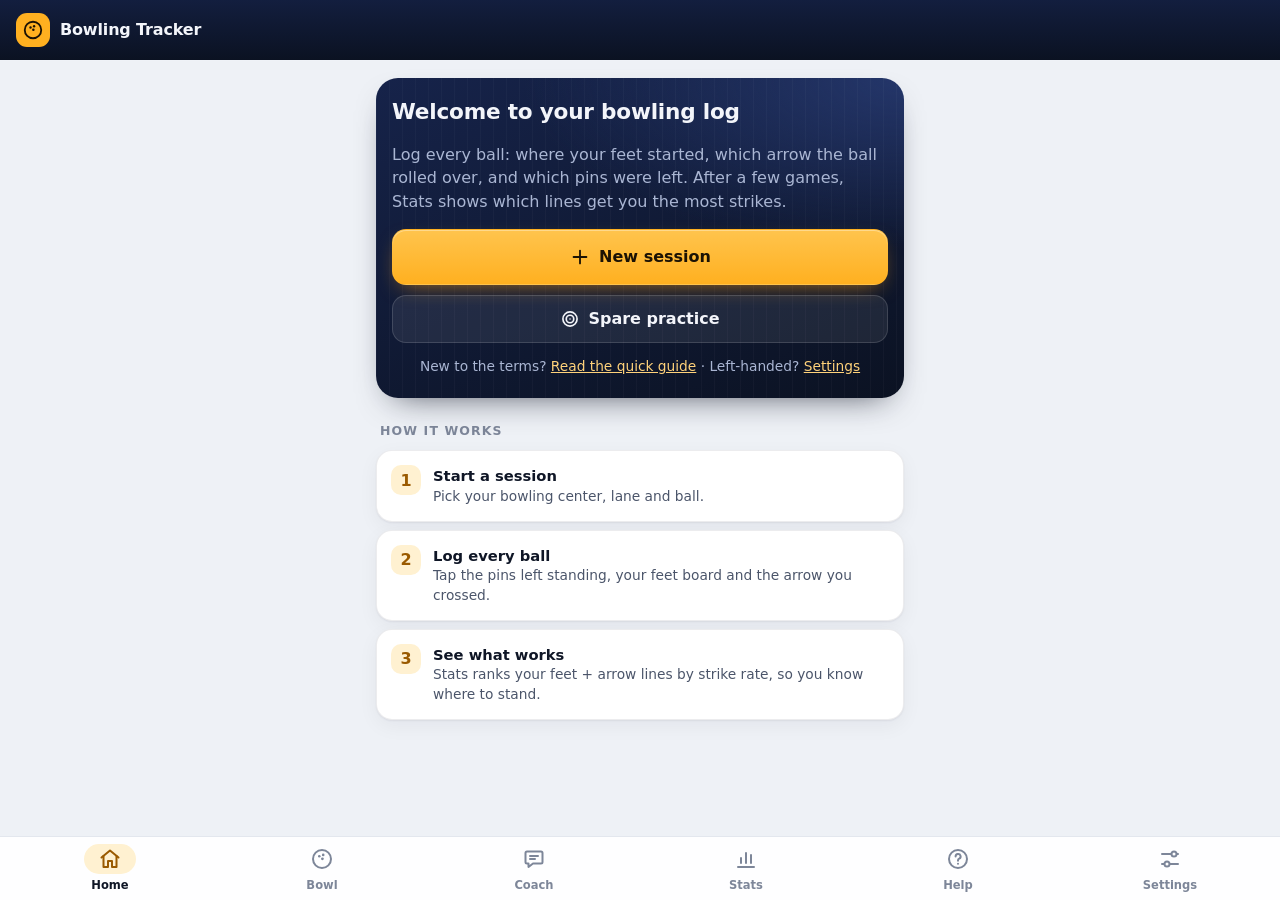
<file: index.html>
<!doctype html>
<html lang="en" data-skin="classic">
<head>
  <meta charset="utf-8">
  <meta name="viewport" content="width=device-width, initial-scale=1, viewport-fit=cover">
  <title>Bowling Tracker</title>
  <meta name="description" content="Track bowling scores, feet position, target arrow and more, ball by ball.">
  <meta name="theme-color" content="#0b1222">
  <link rel="manifest" href="manifest.webmanifest">
  <link rel="icon" href="icons/icon-192.png" type="image/png">
  <link rel="apple-touch-icon" href="icons/icon-192.png">
  <link rel="stylesheet" href="css/styles.css">
</head>
<body>
  <main id="view"></main>

  <nav class="tabbar" id="tabbar" aria-label="Main"></nav>

  <div id="toast">
    <span class="toast-msg" role="status" aria-live="polite"></span>
    <button type="button" class="toast-x" aria-label="Dismiss message">
      <svg viewBox="0 0 24 24" width="18" height="18" aria-hidden="true" fill="none" stroke="currentColor" stroke-width="2" stroke-linecap="round"><path d="M7 7l10 10M17 7 7 17"/></svg>
    </button>
  </div>
  <div id="flash" aria-hidden="true"></div>

  <dialog id="infoDialog">
    <h3></h3>
    <p></p>
    <button type="button" class="btn primary block" data-close>Got it</button>
  </dialog>

  <script type="module" src="js/app.js"></script>
</body>
</html>
</file>
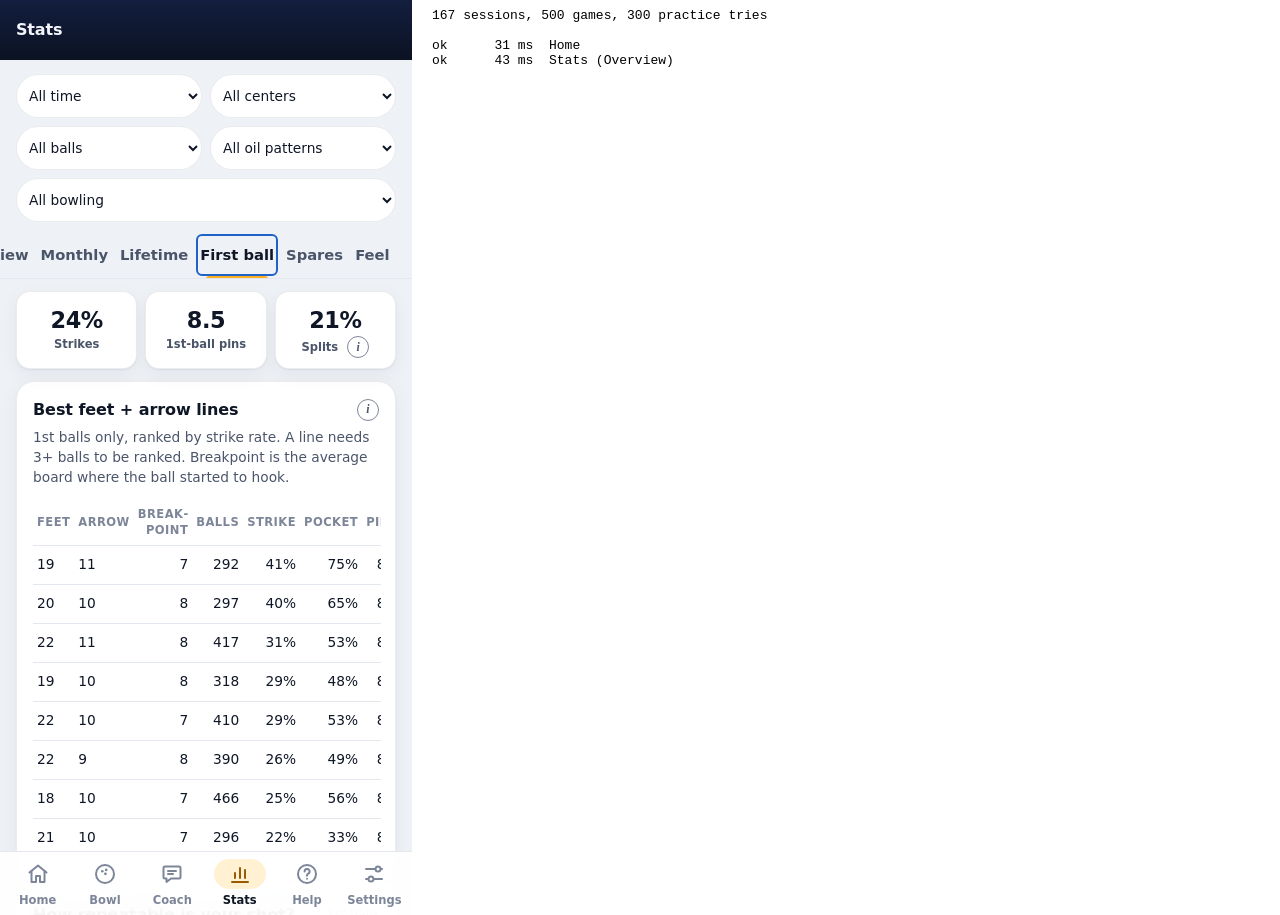
<file: tests/perf.html>
<!doctype html>
<html lang="en">
<head>
  <meta charset="utf-8">
  <title>Speed</title>
  <style>
    body { margin: 0; display: flex; gap: 12px; font: 13px monospace; }
    iframe { width: 412px; height: 915px; border: 0; flex: none; }
    pre { margin: 8px; white-space: pre-wrap; }
  </style>
</head>
<body>
  <iframe id="app" title="app"></iframe>
  <pre id="out">Running…</pre>
  <script type="module" src="perf.js"></script>
</body>
</html>
</file>
<file: css/styles.css>
/* Bowling Tracker — two themes (Settings → Theme):
   "midnight lanes" (default, html[data-skin="classic"]): the base styles: deep navy, amber highlights,
   wood lane.
   "minimal" (html[data-skin="minimal"], at the end of this file): plain colors, Inter, rows instead of
   boxes. It overrides the base styles. */

/* Inter (SIL Open Font License, see fonts/OFL.txt), used by the minimal theme. */
@font-face {
  font-family: "Inter";
  font-style: normal;
  font-weight: 300 700;
  font-display: swap;
  src: url("../fonts/inter-latin.woff2") format("woff2");
  unicode-range: U+0000-00FF, U+0131, U+0152-0153, U+02BB-02BC, U+02C6, U+02DA, U+02DC, U+0304, U+0308, U+0329, U+2000-206F, U+20AC, U+2122, U+2191, U+2193, U+2212, U+2215, U+FEFF, U+FFFD;
}

/* ---------- Tokens ---------- */
:root {
  /* Text sizes: every screen uses these six, so text with the same job is the same size. */
  --fs-2xs: 0.72rem;  /* tab bar, table headers, tile labels, small tags */
  --fs-xs: 0.78rem;   /* lines under a label, dates on the side, pills, legends */
  --fs-sm: 0.86rem;   /* hints, tables, links, filters */
  --fs-body: 0.92rem; /* labels, chips, text in cards */
  --fs-md: 1rem;      /* card titles, values, big buttons, the top bar title */
  --fs-lg: 1.15rem;   /* screen headings, the month name, the game heading */
  color-scheme: light;
  --page: #eef1f6;
  --surface: #ffffff;
  --surface-2: #f1f3f8;
  --surface-3: #e5e9f1;
  --ink: #0f1626;
  --ink-2: #4b556a;
  --muted: #7d8699;
  --line: #e3e7ee;
  --border: rgba(15, 22, 38, 0.08);
  --shadow: 0 1px 2px rgba(15, 22, 38, 0.06), 0 6px 20px rgba(15, 22, 38, 0.05);
  --accent: #ffb020;
  --accent-ink: #1b1204;
  --accent-soft: #fff1d1;
  --accent-text: #9a5a00;
  --link: #1f63c9;
  --chart: #2a78d6;
  --danger: #c62f2f;
  --split: #c62f2f;
  --good: #1d8a4e;
  --bad: #c62f2f;
  --font: system-ui, -apple-system, "Segoe UI", Roboto, sans-serif;
  --bar: var(--brand);   /* phone status bar color */

  /* Brand surfaces stay dark in both modes */
  --brand: #0b1222;
  --brand-2: #16234a;
  --brand-ink: #f3f5fa;
  --brand-ink-2: #aab6d3;
  --sb-bg: #0b1222;
  --sb-cell: #111b31;
  --sb-line: #22304d;
  --sb-cur: #1b2a4d;
  --sb-ink: #eef2f8;
  --sb-muted: #7f8bab;

  /* Lane */
  --mk-feet: #2a78d6;
  --mk-target: #eb6834;
  --mk-bp: #6250d6;
  --wood: #ecc995;
  --wood-2: #e2b97e;
  --wood-line: rgba(122, 78, 28, 0.2);
  --wood-line-5: rgba(122, 78, 28, 0.4);
  --approach: #d9b27a;
  --gutter: #8c929d;
  --lane-ink: #5a3a17;
  --lane-path: #ffffff;
  --pit: #0b0f17;
  --oil: #ffffff;

  --radius: 18px;
  --tab-h: 64px;
  --act-h: 72px;
}
@media (prefers-color-scheme: dark) {
  :root:not([data-theme="light"]) {
    color-scheme: dark;
    --page: #070b14;
    --surface: #111827;
    --surface-2: #19223a;
    --surface-3: #222d47;
    --ink: #eef2f8;
    --ink-2: #a8b1c5;
    --muted: #6f7a93;
    --line: #1f2940;
    --border: rgba(255, 255, 255, 0.07);
    --shadow: none;
    --accent-soft: rgba(255, 176, 32, 0.14);
    --accent-text: #ffc757;
    --link: #79b0ff;
    --chart: #3987e5;
    --danger: #ff7676;
    --split: #ff7676;
    --good: #4cc38a;
    --bad: #ff7676;
    --mk-feet: #3987e5;
    --mk-target: #d95926;
    --mk-bp: #9085e9;
    --wood: #c39a62;
    --wood-2: #b68b52;
    --wood-line: rgba(50, 30, 10, 0.22);
    --wood-line-5: rgba(50, 30, 10, 0.45);
    --approach: #aa8150;
    --gutter: #3c4252;
    --lane-ink: #2f1d08;
  }
}
:root[data-theme="dark"] {
  color-scheme: dark;
  --page: #070b14; --surface: #111827; --surface-2: #19223a; --surface-3: #222d47;
  --ink: #eef2f8; --ink-2: #a8b1c5; --muted: #6f7a93; --line: #1f2940;
  --border: rgba(255, 255, 255, 0.07); --shadow: none; --accent-soft: rgba(255, 176, 32, 0.14);
  --accent-text: #ffc757; --link: #79b0ff; --chart: #3987e5; --danger: #ff7676; --split: #ff7676;
  --good: #4cc38a; --bad: #ff7676; --mk-feet: #3987e5; --mk-target: #d95926; --mk-bp: #9085e9; --wood: #c39a62; --wood-2: #b68b52;
  --wood-line: rgba(50, 30, 10, 0.22); --wood-line-5: rgba(50, 30, 10, 0.45); --approach: #aa8150;
  --gutter: #3c4252; --lane-ink: #2f1d08;
}

/* ---------- Base ---------- */
* { box-sizing: border-box; }
html { -webkit-text-size-adjust: 100%; }
body {
  margin: 0;
  background: var(--page);
  color: var(--ink);
  font: 16px/1.45 var(--font);
  padding-bottom: calc(var(--tab-h) + env(safe-area-inset-bottom) + 20px);
  -webkit-tap-highlight-color: transparent;
}
body.has-actionbar { padding-bottom: calc(var(--tab-h) + var(--act-h) + env(safe-area-inset-bottom) + 20px); }
/* Entering balls: no tab bar, so the action bar sits at the bottom edge. */
body.in-game { --tab-h: 0px; }
body.in-game .tabbar { display: none; }
body.in-game .actionbar { bottom: 0; padding-bottom: calc(10px + env(safe-area-inset-bottom)); }
a { color: var(--link); }
h2 { font-size: var(--fs-lg); margin: 0; letter-spacing: -0.01em; }
h3 { font-size: var(--fs-md); margin: 0 0 6px; letter-spacing: -0.005em; }
.ico { flex: none; display: block; }
.page { max-width: 560px; margin: 0 auto; padding: 14px 16px; }
.center { text-align: center; }
.hint { color: var(--ink-2); font-size: var(--fs-sm); margin: 6px 0; }
.meta { color: var(--ink-2); font-size: var(--fs-body); margin: 8px 0; }
.muted { color: var(--muted); }
.section {
  margin: 24px 4px 10px; font-size: var(--fs-xs); font-weight: 700; color: var(--muted);
  text-transform: uppercase; letter-spacing: 0.09em;
}

/* ---------- Top bar ---------- */
.topbar {
  position: sticky; top: 0; z-index: 5;
  display: flex; align-items: center; gap: 10px;
  min-height: 60px;
  padding: calc(8px + env(safe-area-inset-top)) 12px 8px 16px;
  background: linear-gradient(180deg, var(--brand-2) -40%, var(--brand) 100%);
  color: var(--brand-ink);
  box-shadow: 0 1px 0 rgba(255, 255, 255, 0.05);
}
.tb-back, .tb-action {
  display: grid; place-items: center; width: 40px; height: 40px; margin-left: -8px;
  border-radius: 12px; color: inherit;
}
.tb-action { margin: 0 0 0 auto; background: rgba(255, 255, 255, 0.08); }
button.tb-action { border: 0; padding: 0; font: inherit; cursor: pointer; }
.tb-back:active, .tb-action:active { background: rgba(255, 255, 255, 0.12); }
.tb-title { flex: 1; min-width: 0; }
.t1 { font-weight: 700; font-size: var(--fs-md); letter-spacing: -0.01em; white-space: nowrap; overflow: hidden; text-overflow: ellipsis; }
.t2 { font-size: var(--fs-xs); color: var(--brand-ink-2); white-space: nowrap; overflow: hidden; text-overflow: ellipsis; }
.logo {
  display: grid; place-items: center; width: 34px; height: 34px; border-radius: 11px;
  background: var(--accent); color: var(--accent-ink);
}
.bigscore {
  min-width: 64px; padding: 4px 12px; border-radius: 12px; text-align: center;
  background: rgba(255, 255, 255, 0.08); font-size: 1.6rem; font-weight: 800; line-height: 1.05;
  font-variant-numeric: tabular-nums;
}
.bigscore span { display: block; font-size: 0.6rem; font-weight: 700; letter-spacing: 0.1em; text-transform: uppercase; color: var(--brand-ink-2); }

/* ---------- Bottom tabs & action bar ---------- */
.tabbar {
  position: fixed; left: 0; right: 0; bottom: 0; z-index: 10;
  display: flex; height: calc(var(--tab-h) + env(safe-area-inset-bottom));
  padding: 0 4px env(safe-area-inset-bottom);
  background: color-mix(in srgb, var(--surface) 92%, transparent);
  backdrop-filter: blur(12px); -webkit-backdrop-filter: blur(12px);
  border-top: 1px solid var(--line);
}
.tabbar a {
  flex: 1; display: flex; flex-direction: column; align-items: center; justify-content: center; gap: 3px;
  color: var(--muted); text-decoration: none; font-size: var(--fs-2xs); font-weight: 600;
}
.tabbar .ti { display: grid; place-items: center; width: 52px; height: 30px; border-radius: 999px; transition: background 0.15s; }
.tabbar a.on { color: var(--ink); }
.tabbar a.on .ti { background: var(--accent-soft); color: var(--accent-text); }
.actionbar {
  position: fixed; left: 0; right: 0; z-index: 9;
  bottom: calc(var(--tab-h) + env(safe-area-inset-bottom));
  display: flex; gap: 10px; padding: 10px 16px;
  background: color-mix(in srgb, var(--surface) 94%, transparent);
  backdrop-filter: blur(12px); -webkit-backdrop-filter: blur(12px);
  border-top: 1px solid var(--line);
}
.actionbar .btn { flex: 1; min-height: 52px; }
.actionbar .btn.primary { flex: 2.3; font-size: var(--fs-md); }

/* ---------- Buttons & controls ---------- */
.btn {
  display: inline-flex; align-items: center; justify-content: center; gap: 8px;
  min-height: 48px; padding: 10px 16px; border-radius: 14px;
  border: 1px solid var(--border); background: var(--surface-2); color: var(--ink);
  font: inherit; font-weight: 650; text-decoration: none; cursor: pointer;
  transition: transform 0.08s, filter 0.15s;
}
.btn:active { transform: scale(0.97); }
.btn.primary {
  background: linear-gradient(180deg, #ffc44d 0%, var(--accent) 100%);
  color: var(--accent-ink); border-color: transparent;
  box-shadow: 0 8px 22px -10px rgba(255, 160, 20, 0.75), inset 0 1px 0 rgba(255, 255, 255, 0.35);
}
.btn.on-dark { background: rgba(255, 255, 255, 0.08); color: var(--brand-ink); border-color: rgba(255, 255, 255, 0.14); }
.btn.danger { background: transparent; color: var(--danger); border-color: color-mix(in srgb, var(--danger) 35%, transparent); }
.btn.block { display: flex; width: 100%; margin: 10px 0; }
.btn.big { min-height: 56px; font-size: var(--fs-md); }
.link { position: relative; background: none; border: 0; color: var(--link); font: inherit; font-size: var(--fs-sm); font-weight: 650; padding: 6px 0; cursor: pointer; text-decoration: none; }
.link::after { content: ""; position: absolute; inset: -6px -8px; }
.file-btn { cursor: pointer; }
.seg { display: flex; gap: 8px; }
.seg.wrap { flex-wrap: wrap; }
/* Side-by-side choices share the row by the length of their words, so each stays on one line. */
.seg.full { gap: 6px; }
.seg.full .chip { flex: 1 1 auto; min-width: 0; padding-left: 8px; padding-right: 8px; font-size: var(--fs-sm); white-space: nowrap; }
.chip {
  min-height: 42px; padding: 8px 14px; border-radius: 999px;
  border: 1px solid var(--border); background: var(--surface-2); color: var(--ink);
  font: inherit; font-size: var(--fs-body); font-weight: 550; cursor: pointer;
}
.chip.on { background: var(--accent); color: var(--accent-ink); border-color: transparent; font-weight: 700; }
.info::after { content: ""; position: absolute; inset: -11px; }
.info {
  display: inline-flex; align-items: center; justify-content: center;
  width: 22px; height: 22px; margin-left: 5px; padding: 0; vertical-align: middle;
  border-radius: 50%; border: 1.5px solid var(--muted); background: transparent;
  color: var(--ink-2); font: italic 700 0.74rem/1 Georgia, serif; cursor: pointer; position: relative;
}
.pill {
  display: inline-block; padding: 4px 11px; border-radius: 999px;
  background: var(--accent-soft); color: var(--accent-text); font-size: var(--fs-xs); font-weight: 700;
}

/* ---------- Forms ---------- */
.form .card { padding: 4px 16px; }
.field { margin: 16px 0; }
.field label { display: block; font-weight: 650; font-size: var(--fs-body); margin-bottom: 6px; }
input, select, textarea {
  width: 100%; min-height: 48px; padding: 10px 12px; border-radius: 12px;
  border: 1px solid var(--border); background: var(--surface-2); color: var(--ink); font: inherit;
}
input:focus, select:focus, textarea:focus { outline: 2px solid var(--accent); outline-offset: 1px; }
textarea { resize: vertical; }
.about-row { display: flex; justify-content: space-between; align-items: center; gap: 12px; padding: 4px 0; }
.about-row strong { font-variant-numeric: tabular-nums; }
.switch-row { display: flex; align-items: center; gap: 14px; padding: 10px 0; border-top: 1px solid var(--line); cursor: pointer; }
.switch-row:first-of-type { border-top: 0; }
.switch-row > span { flex: 1; }
.sw-label { display: block; font-weight: 650; font-size: var(--fs-body); }
.switch-row .hint { display: block; margin: 2px 0 0; }
.switch {
  appearance: none; -webkit-appearance: none; flex: none;
  width: 52px; min-height: 0; height: 32px; padding: 0; border-radius: 999px; border: 0;
  background: var(--surface-3); position: relative; cursor: pointer; transition: background 0.15s;
}
.switch::before {
  content: ""; position: absolute; top: 3px; left: 3px; width: 26px; height: 26px; border-radius: 50%;
  background: #fff; box-shadow: 0 1px 3px rgba(0, 0, 0, 0.3); transition: transform 0.15s;
}
.switch:checked { background: var(--accent); }
.switch:checked::before { transform: translateX(20px); }

/* ---------- Cards, tiles, lists ---------- */
.card {
  background: var(--surface); border: 1px solid var(--border); border-radius: var(--radius);
  box-shadow: var(--shadow); padding: 16px; margin: 12px 0;
}
.card-h { display: flex; align-items: center; justify-content: space-between; gap: 8px; margin-bottom: 6px; }
.card-h h3 { margin: 0; }
.card-h small { color: var(--muted); font-size: var(--fs-xs); }
.tiles { display: grid; grid-template-columns: repeat(3, 1fr); gap: 8px; margin: 12px 0; }
.tiles.four { grid-template-columns: repeat(4, 1fr); }
.tiles.pairs { grid-template-columns: repeat(2, 1fr); }
.stat-link { display: block; margin: -2px 0 4px; text-align: left; }
.nowrap { white-space: nowrap; }
.tile {
  background: var(--surface); border: 1px solid var(--border); border-radius: 14px; box-shadow: var(--shadow);
  padding: 12px 6px 10px; text-align: center;
}
.tv { font-size: 1.4rem; font-weight: 750; letter-spacing: -0.02em; }
.tl { font-size: var(--fs-2xs); color: var(--ink-2); font-weight: 550; }
.list {
  list-style: none; margin: 0 0 12px; padding: 0;
  background: var(--surface); border: 1px solid var(--border); border-radius: var(--radius); box-shadow: var(--shadow); overflow: hidden;
}
.list li + li { border-top: 1px solid var(--line); }
.list a { display: flex; align-items: center; gap: 12px; padding: 12px 14px; color: var(--ink); text-decoration: none; min-height: 60px; }
.list a:active { background: var(--surface-2); }
.month > summary {
  display: flex; align-items: baseline; justify-content: space-between; gap: 8px; padding: 10px 4px 8px;
  list-style: none; cursor: pointer; min-height: 44px; box-sizing: border-box;
}
.month > summary::-webkit-details-marker { display: none; }
.month > summary::after { content: "+"; flex: none; width: 20px; text-align: center; font-size: var(--fs-lg); color: var(--muted); }
.month[open] > summary::after { content: "−"; }
.month > summary:focus-visible { outline: 2px solid var(--link); outline-offset: 2px; border-radius: 6px; }
.month-name { flex: 1; font-weight: 700; font-size: var(--fs-body); }
.month-sub { color: var(--ink-2); font-size: var(--fs-sm); font-variant-numeric: tabular-nums; }
.li-main { flex: 1; min-width: 0; }
.li-title { display: block; font-weight: 650; white-space: nowrap; overflow: hidden; text-overflow: ellipsis; }
.li-sub { display: block; font-size: var(--fs-xs); color: var(--ink-2); }
.li-scores { display: flex; gap: 5px; flex-wrap: wrap; justify-content: flex-end; max-width: 45%; }
.sc {
  padding: 2px 8px; border-radius: 8px; background: var(--surface-2);
  font-weight: 700; font-size: var(--fs-sm); font-variant-numeric: tabular-nums;
}
.sc.live, .score.live { box-shadow: inset 0 0 0 1.5px var(--accent); color: var(--accent-text); }
.score { font-weight: 800; font-size: var(--fs-lg); padding: 2px 8px; border-radius: 8px; font-variant-numeric: tabular-nums; }
.chev { color: var(--muted); }
.date-badge {
  flex: none; display: flex; flex-direction: column; align-items: center; justify-content: center;
  width: 46px; height: 48px; border-radius: 12px; background: var(--surface-2); line-height: 1;
}
.date-badge b { font-size: var(--fs-lg); font-weight: 800; }
.date-badge i { font-style: normal; font-size: 0.66rem; font-weight: 700; text-transform: uppercase; letter-spacing: 0.06em; color: var(--muted); margin-top: 3px; }
.banner {
  display: flex; gap: 12px; align-items: center; padding: 12px 14px; margin: 2px 0 10px; border-radius: 14px;
  background: var(--accent-soft); color: var(--ink); text-decoration: none; border: 1px solid var(--border);
}
.banner .ico { color: var(--accent-text); }
.banner span span { display: block; font-size: var(--fs-sm); color: var(--ink-2); }
.notes { white-space: pre-wrap; background: var(--surface); border-radius: 12px; padding: 12px; border: 1px solid var(--border); }
.tip {
  position: relative; background: var(--surface); border: 1px solid var(--border); box-shadow: var(--shadow);
  border-radius: 14px; padding: 12px 14px 12px 18px; margin: 12px 0; overflow: hidden;
}
.tip::before { content: ""; position: absolute; left: 0; top: 0; bottom: 0; width: 4px; background: var(--accent); }
.tip p { margin: 4px 0 0; font-size: var(--fs-body); color: var(--ink-2); }
.empty { text-align: center; padding: 30px 0; color: var(--ink-2); }
.actions-row { display: flex; gap: 10px; margin: 14px 0; }
.hero .actions-row { margin: 10px 0; }
/* Two buttons share the row by the length of their words, so neither label breaks. */
.actions-row .btn { flex: 1 1 auto; padding-left: 12px; padding-right: 12px; white-space: nowrap; }

/* ---------- Hero (dark brand card) ---------- */
.hero {
  position: relative; overflow: hidden; color: var(--brand-ink);
  border-radius: 22px; padding: 18px 16px 8px; margin: 4px 0 12px;
  background:
    repeating-linear-gradient(90deg, rgba(255, 255, 255, 0.028) 0 1px, transparent 1px 13px),
    radial-gradient(120% 90% at 100% 0%, #24366a 0%, transparent 60%),
    linear-gradient(160deg, var(--brand-2), var(--brand));
  box-shadow: 0 14px 34px -18px rgba(11, 18, 34, 0.8);
}
.hero h2 { font-size: 1.35rem; }
.hero p { color: var(--brand-ink-2); }
.hero a:not(.btn) { color: #ffd27a; }
.hero-row { display: flex; align-items: flex-end; justify-content: space-between; gap: 12px; }
.hero-label { font-size: var(--fs-xs); font-weight: 700; letter-spacing: 0.08em; text-transform: uppercase; color: var(--brand-ink-2); }
.hero-num { font-size: 3.4rem; font-weight: 800; line-height: 1; letter-spacing: -0.03em; margin-top: 4px; }
.hero-side { display: flex; gap: 18px; margin: 0 0 4px; }
.hero-side div { text-align: right; }
.hero-side dt { font-size: var(--fs-2xs); font-weight: 700; letter-spacing: 0.08em; text-transform: uppercase; color: var(--brand-ink-2); }
.hero-side dd { margin: 0; font-size: 1.3rem; font-weight: 750; }
.hero-foot { font-size: var(--fs-sm); text-align: center; }
.steps { list-style: none; margin: 0; padding: 0; display: grid; gap: 8px; }
.steps li {
  display: flex; gap: 12px; align-items: flex-start; padding: 14px;
  background: var(--surface); border: 1px solid var(--border); border-radius: 16px; box-shadow: var(--shadow);
}
.steps b {
  flex: none; display: grid; place-items: center; width: 30px; height: 30px; border-radius: 10px;
  background: var(--accent-soft); color: var(--accent-text); font-weight: 800;
}
.steps span { font-size: var(--fs-sm); color: var(--ink-2); }
.steps strong { display: block; color: var(--ink); font-size: var(--fs-body); }
.spark { display: block; width: 100%; height: auto; margin: 10px 0 2px; }
.spark-line { fill: none; stroke: #8fb8ff; stroke-width: 2; stroke-linejoin: round; stroke-linecap: round; opacity: 0.85; }
.spark-dot { fill: var(--accent); stroke: var(--brand); stroke-width: 2; }

/* ---------- Scoreboard (alley monitor) ---------- */
.sb-wrap { overflow-x: auto; margin: 0 -2px; padding: 0 2px; scrollbar-width: none; }
.scoreboard {
  display: grid; grid-template-columns: repeat(9, minmax(0, 1fr)) minmax(0, 1.5fr); min-width: 290px;
  background: var(--sb-bg); border: 1px solid var(--sb-line); border-radius: 14px; overflow: hidden; color: var(--sb-ink);
}
.frame { border-left: 1px solid var(--sb-line); text-align: center; background: var(--sb-cell); }
.frame:first-child { border-left: 0; }
.frame.cur { background: var(--sb-cur); box-shadow: inset 0 3px 0 var(--accent); }
.fnum { font-size: 0.62rem; font-weight: 700; color: var(--sb-muted); padding-top: 4px; }
.frame.cur .fnum { color: var(--accent); }
.boxes { display: flex; justify-content: flex-end; }
.box {
  flex: 1; max-width: 18px; height: 21px; padding: 0; border: 0;
  border-left: 1px solid var(--sb-line); border-bottom: 1px solid var(--sb-line);
  background: transparent; color: var(--sb-ink); font: 800 0.8rem/21px var(--font); text-align: center;
}
.tenth .box { max-width: none; }
button.box { cursor: pointer; }
.box.split { color: #ff8a8a; text-decoration: underline; text-underline-offset: 2px; }
.box.sel { background: var(--accent); color: var(--accent-ink); }
.ftotal { font-weight: 800; font-size: 0.88rem; height: 25px; line-height: 25px; font-variant-numeric: tabular-nums; }

/* ---------- Game screen ---------- */
.game .hint.center { margin: 6px 0 2px; font-size: var(--fs-xs); color: var(--muted); }
.game .card { padding: 12px 14px; margin: 10px 0; }
/* The heading stays on one line; on a narrow phone the pill moves under it. */
.shot-head { display: flex; flex-wrap: wrap; align-items: center; justify-content: space-between; gap: 4px 8px; margin: 10px 2px 0; }
.shot-head h2 { font-size: var(--fs-lg); font-weight: 800; white-space: nowrap; }
.shot-head .pill { white-space: nowrap; }
.more summary { font-weight: 700; cursor: pointer; min-height: 32px; display: flex; align-items: center; gap: 8px; list-style: none; }
.more summary::-webkit-details-marker { display: none; }
.more summary::after { content: "+"; margin-left: auto; font-size: 1.4rem; font-weight: 400; color: var(--muted); }
.more[open] summary::after { content: "−"; }
.more summary small { color: var(--muted); font-weight: 500; }
.form .more summary { min-height: 52px; }
.line-row { display: flex; flex-wrap: wrap; align-items: center; gap: 6px 12px; margin: 2px 0 6px; font-size: var(--fs-body); color: var(--ink-2); }
.nudge { display: inline-flex; align-items: center; gap: 2px; }
.nudge b { min-width: 2.1ch; text-align: center; color: var(--ink); font-size: var(--fs-lg); font-variant-numeric: tabular-nums; }
.nudge button:first-of-type { margin-left: 4px; }
.log-level { margin: 18px 0 6px; }
.miss-row { display: flex; align-items: center; justify-content: center; gap: 10px; margin: 10px 0 2px; font-size: var(--fs-body); color: var(--ink-2); }
.miss-row[hidden] { display: none; }
.miss-row .chip { display: inline-flex; align-items: center; gap: 4px; }
/* Spare practice: Missed left · Made · Missed right, one tap each */
.practice-bar .btn { flex: 1; gap: 4px; padding: 0 8px; }
.practice-bar .btn.primary { flex: 1.3; }

/* Pin deck */
.deck {
  margin: 8px -4px 0; padding: 10px 0 6px; border-radius: 14px;
  background:
    repeating-linear-gradient(90deg, var(--wood-line) 0 1px, transparent 1px 9px),
    linear-gradient(180deg, var(--wood-2), var(--wood));
}
.pins { display: block; width: 100%; max-width: 340px; margin: 0 auto; touch-action: manipulation; }
.pin { cursor: pointer; outline: none; }
.pin-hit { fill: transparent; }
.pin-body { fill: rgba(90, 58, 23, 0.08); stroke: rgba(90, 58, 23, 0.5); stroke-width: 1.8; stroke-dasharray: 4 3; transition: fill 0.1s; }
.pin-ring { fill: none; stroke: transparent; stroke-width: 3; }
.pin text { fill: rgba(70, 45, 15, 0.6); font: 800 15px var(--font); text-anchor: middle; pointer-events: none; }
.pin.up .pin-body { fill: #fdfcf8; stroke: rgba(0, 0, 0, 0.18); stroke-width: 1.5; stroke-dasharray: none; filter: drop-shadow(0 2px 2px rgba(60, 30, 0, 0.35)); }
.pin.up .pin-ring { stroke: #d6363b; }
.pin.up text { fill: #1b1f2a; }
.pin.gone { cursor: default; opacity: 0.22; }
.pin:focus-visible .pin-body { stroke: var(--link); stroke-width: 3; stroke-dasharray: none; }
.pins.readonly .pin { cursor: default; }
.mini-pins circle { fill: var(--surface-3); }
.mini-pins circle.up { fill: var(--ink); }

/* Lane picker */
.lane { display: block; width: 100%; border-radius: 12px; touch-action: pan-y; user-select: none; -webkit-user-select: none; cursor: crosshair; }
.lane .gutter { fill: var(--gutter); }
.lane .wood { fill: var(--wood); }
.lane .approach { fill: var(--approach); }
.lane .board { stroke: var(--wood-line); stroke-width: 1; }
.lane .board5 { stroke: var(--wood-line-5); stroke-width: 1; }
.lane .band-sep { stroke: var(--lane-ink); stroke-width: 1; stroke-dasharray: 3 4; opacity: 0.4; }
.lane .foul { stroke: #c9343a; stroke-width: 3; }
.lane .arrow { fill: var(--lane-ink); }
.lane .dot { fill: var(--lane-ink); }
.lane .lane-num { fill: var(--lane-ink); font: 650 10px var(--font); text-anchor: middle; }
.lane .band-label { fill: var(--lane-ink); font: 800 10.5px var(--font); letter-spacing: 0.06em; text-transform: uppercase; opacity: 0.7; }
.lane .path { fill: none; stroke: var(--lane-path); stroke-width: 2; stroke-dasharray: 5 4; stroke-linejoin: round; opacity: 0.95; }
.lane .mk { stroke: #ffffff; stroke-width: 2; }
.lane .mk-feet { fill: var(--mk-feet); }
.lane .mk-target { fill: var(--mk-target); }
.lane .mk-bp { fill: var(--mk-bp); }
/* To-scale lane on the Help screen (shares the .lane fills above) */
.lanemap { max-width: 380px; margin: 4px auto 0; border-radius: 10px; }
.lanemap .lm-pit { fill: var(--pit); }
.lanemap .oil-stop { stop-color: var(--oil); }
.lanemap .lm-deck { fill: var(--wood-2); }
.lanemap .rf { stroke: var(--lane-ink); stroke-width: 2.5; stroke-linecap: round; opacity: 0.75; }
.lanemap .oil-end { stroke: var(--lane-path); stroke-width: 1.5; stroke-dasharray: 6 5; opacity: 0.75; }
.lanemap .lm-label {
  fill: var(--lane-ink); font: 800 10px var(--font); letter-spacing: 0.05em;
  paint-order: stroke; stroke: var(--wood); stroke-width: 4px; stroke-linejoin: round;
}
.lanemap .lm-label.on-approach { stroke: var(--approach); }
.lanemap .lm-tick { fill: var(--lane-path); opacity: 0.85; font: 700 8px var(--font); text-anchor: middle; }
.lanemap .lm-tickline { stroke: var(--lane-path); stroke-width: 1; opacity: 0.55; }
.lanemap .lm-pin { fill: #fdfcf8; stroke: rgba(0, 0, 0, 0.25); stroke-width: 1; }
.lanemap .lm-pin-ring { fill: none; stroke: #d6363b; stroke-width: 1.6; }
.lanemap .lm-path { fill: none; stroke: var(--lane-path); stroke-width: 3; stroke-linecap: round; stroke-linejoin: round; filter: drop-shadow(0 0 2px rgba(0, 0, 0, 0.35)); }
.lanemap .lm-path-feet { stroke: var(--lane-path); stroke-width: 2; stroke-dasharray: 4 4; opacity: 0.85; }
.lane-readout { margin-top: 8px; }
.lr-row { display: flex; align-items: center; gap: 8px; min-height: 48px; border-top: 1px solid var(--line); }
.lr-row:first-child { border-top: 0; }
.lr-name { width: 112px; flex: none; font-weight: 650; font-size: var(--fs-sm); display: flex; align-items: center; }
.lr-name::before { content: ""; width: 10px; height: 10px; border-radius: 50%; margin-right: 7px; flex: none; }
.lr-row[data-k="feet"] .lr-name::before { background: var(--mk-feet); border-radius: 5px; height: 14px; width: 8px; }
.lr-row[data-k="target"] .lr-name::before { background: var(--mk-target); }
.lr-row[data-k="breakpoint"] .lr-name::before { background: var(--mk-bp); }
.lr-val { flex: 1; min-width: 0; font-size: var(--fs-sm); font-weight: 550; }
.lr-row.empty .lr-val { color: var(--muted); font-weight: 400; }
.lr-btns { display: flex; gap: 4px; }
.lr-btns button, .nudge button {
  display: grid; place-items: center; width: 38px; height: 38px; border-radius: 11px; padding: 0;
  border: 1px solid var(--border); background: var(--surface-2); color: var(--ink); cursor: pointer;
}
.lr-btns button:active, .nudge button:active { background: var(--surface-3); }
.nudge button { width: 36px; } /* Feet and Arrow fit on one row on a 360px phone */
.lr-btns .clear { color: var(--muted); }

/* ---------- Summary ---------- */
.hero.final { text-align: center; padding: 16px 12px 14px; }
.final-score { font-size: 4rem; font-weight: 850; line-height: 1; letter-spacing: -0.04em; margin: 4px 0 14px; }
.hero.final .scoreboard { text-align: center; }
.frames-review { background: var(--surface); border: 1px solid var(--border); border-radius: var(--radius); box-shadow: var(--shadow); }
.fr { display: flex; gap: 10px; padding: 10px 12px; border-top: 1px solid var(--line); }
.fr:first-child { border-top: 0; }
.fr-n {
  flex: none; display: grid; place-items: center; width: 26px; height: 26px; margin-top: 4px; border-radius: 8px;
  background: var(--surface-2); font-weight: 800; font-size: var(--fs-xs); color: var(--ink-2);
}
.fr-shots { flex: 1; min-width: 0; }
.shot-row { display: flex; align-items: center; gap: 10px; padding: 4px 0; }
.mark { width: 22px; text-align: center; font-weight: 800; font-size: var(--fs-md); }
.mini-gap { display: inline-block; width: 34px; }
.shot-info { flex: 1; min-width: 0; font-size: var(--fs-body); font-weight: 550; }
.sub { font-size: var(--fs-xs); color: var(--ink-2); font-weight: 400; }
.tag-split { color: var(--split); font-size: var(--fs-2xs); font-weight: 800; letter-spacing: 0.04em; text-transform: uppercase; }

/* ---------- Stats ---------- */
.filters { display: flex; flex-wrap: wrap; gap: 8px; }
.filters select { flex: 1 1 40%; min-width: 0; min-height: 44px; font-size: var(--fs-sm); padding: 8px; border-radius: 999px; background: var(--surface); }
.tbl-wrap { overflow-x: auto; margin: 0 -2px; padding: 0 2px; }
.tbl { width: 100%; border-collapse: collapse; font-size: var(--fs-sm); margin-top: 6px; }
.tbl th { text-align: left; color: var(--muted); font-weight: 700; font-size: var(--fs-2xs); text-transform: uppercase; letter-spacing: 0.04em; padding: 6px 4px; border-bottom: 1px solid var(--line); }
.tbl td { padding: 9px 4px; border-bottom: 1px solid var(--line); }
.tbl tr:last-child td { border-bottom: 0; }
.tbl .num { text-align: right; font-variant-numeric: tabular-nums; }
#progress .tbl th { white-space: nowrap; }
.tbl.frames th, .tbl.frames td { padding-left: 1px; padding-right: 1px; white-space: nowrap; }
/* Ten frames fit a 360px phone even when every cell reads 100. */
.tbl.frames th.num, .tbl.frames td.num { text-align: center; font-size: 0.8rem; letter-spacing: -0.02em; }
.tbl.frames td:first-child { padding-right: 4px; font-size: 0.76rem; }
.tbl.frames td.better { color: var(--good); font-weight: 700; }
.tbl.frames td.worse { color: var(--bad); font-weight: 700; }
.table-view summary { color: var(--link); font-size: var(--fs-sm); font-weight: 650; cursor: pointer; padding: 6px 0; }
.leaves { list-style: none; margin: 0; padding: 0; }
.leaves > li { padding: 9px 0; border-top: 1px solid var(--line); }
.leaves > li:first-child { border-top: 0; }
.leaves summary { display: flex; align-items: center; gap: 12px; list-style: none; cursor: pointer; border-radius: 8px; }
.leaves summary::-webkit-details-marker { display: none; }
.leaves summary::after { content: "+"; flex: none; width: 20px; text-align: center; font-size: 1.3rem; font-weight: 400; color: var(--muted); }
.leaves details[open] > summary::after { content: "−"; }
.leaves summary:focus-visible { outline: 2px solid var(--link); outline-offset: 2px; }
.leave-info { flex: 1; min-width: 0; }
.leave-info > span { display: block; }
.leave-more { margin: 8px 0 0 52px; }
.leave-hist { list-style: none; margin: 0; padding: 0; font-size: var(--fs-sm); color: var(--ink-2); }
.leave-hist li { padding: 3px 0; }
.leave-more .link { display: inline-block; margin-top: 6px; }
.leave-cell { display: inline-flex; align-items: center; gap: 8px; }
.carry-list { list-style: none; margin: 4px 0 0; padding: 0; }
.carry-list > li { display: flex; align-items: center; gap: 12px; padding: 9px 0; border-top: 1px solid var(--line); }
.moves { list-style: none; margin: 4px 0 0; padding: 0; }
.moves > li { padding: 9px 0; border-top: 1px solid var(--line); }
.moves > li > span { display: block; }
.move-title { font-weight: 650; font-size: var(--fs-body); }
[data-skin="minimal"] .move-title { font-weight: 500; }
.bars { display: grid; gap: 10px; margin-top: 8px; }
.bar-row { display: grid; grid-template-columns: 104px 1fr 44px; align-items: center; gap: 8px; font-size: var(--fs-sm); }
.bar-track { height: 14px; }
.bar-fill { display: block; height: 100%; background: var(--chart); border-radius: 0 4px 4px 0; }
.bar-val { text-align: right; font-variant-numeric: tabular-nums; color: var(--ink); font-weight: 650; }
.chart { position: relative; margin-top: 6px; }
.c-svg { display: block; width: 100%; touch-action: pan-y; }
.c-grid { stroke: var(--line); stroke-width: 1; }
.c-tick { fill: var(--muted); font: 10px var(--font); font-variant-numeric: tabular-nums; }
.c-ref { stroke: var(--muted); stroke-width: 1; }
.c-line { fill: none; stroke: var(--chart); stroke-width: 2; stroke-linejoin: round; stroke-linecap: round; }
.c-line.faint { stroke-width: 1.5; opacity: 0.4; }
.c-avg { fill: none; stroke: var(--accent); stroke-width: 3; stroke-linejoin: round; stroke-linecap: round; }
.c-legend { display: flex; gap: 14px; margin: 4px 0 0; font-size: var(--fs-xs); color: var(--muted); }
.c-legend i { display: inline-block; width: 14px; height: 3px; margin-right: 5px; vertical-align: middle; border-radius: 2px; background: var(--chart); }
.c-legend i.faint { height: 2px; opacity: 0.4; }
.c-legend i.avg { background: var(--accent); }
.c-dot, .c-hover { fill: var(--chart); stroke: var(--surface); stroke-width: 2; }
.c-val { fill: var(--ink); font: 700 11px var(--font); }
/* Calendar: blue <-> red diverging around your average, gray in the middle. Blank days are outlines. */
:root { --cal-0: #e34948; --cal-1: #f2a09f; --cal-2: #c8c7c2; --cal-3: #86b6ef; --cal-4: #2a78d6; }
@media (prefers-color-scheme: dark) {
  :root:not([data-theme="light"]) { --cal-0: #e66767; --cal-1: #7d3434; --cal-2: #5a5a56; --cal-3: #1c5cab; --cal-4: #6da7ec; }
}
:root[data-theme="dark"] { --cal-0: #e66767; --cal-1: #7d3434; --cal-2: #5a5a56; --cal-3: #1c5cab; --cal-4: #6da7ec; }
.cal { display: block; width: 100%; margin-top: 4px; }
.cal-empty { fill: none; stroke: var(--line); stroke-width: 1; }
.cal-day { stroke: var(--surface); stroke-width: 1; }
.cal-0 { fill: var(--cal-0); background: var(--cal-0); }
.cal-1 { fill: var(--cal-1); background: var(--cal-1); }
.cal-2 { fill: var(--cal-2); background: var(--cal-2); }
.cal-3 { fill: var(--cal-3); background: var(--cal-3); }
.cal-4 { fill: var(--cal-4); background: var(--cal-4); }
.cal-key { display: flex; align-items: center; gap: 3px; margin-top: 8px; font-size: var(--fs-xs); color: var(--ink-2); }
.cal-key span:first-child { margin-right: 4px; }
.cal-key span:last-child { margin-left: 4px; }
.cal-key i { width: 12px; height: 12px; border-radius: 3px; }
.c-cross { stroke: var(--muted); stroke-width: 1; }
.c-tip {
  position: absolute; top: -6px; transform: translateX(-50%); pointer-events: none;
  background: var(--surface); border: 1px solid var(--border); border-radius: 10px; padding: 4px 9px;
  box-shadow: 0 6px 16px rgba(0, 0, 0, 0.18); font-size: var(--fs-xs); white-space: nowrap;
}
.c-tip strong { font-size: var(--fs-body); margin-right: 6px; }
.c-tip span { color: var(--ink-2); }

/* ---------- Progress & personal bests ---------- */
.verdict { margin: 4px 0 8px; font-size: var(--fs-body); color: var(--ink-2); }
.verdict strong { color: var(--ink); }
.tbl .trend { font-weight: 700; font-size: var(--fs-xs); white-space: nowrap; }
.trend.better { color: var(--good); }
.trend.worse { color: var(--bad); }
.trend.same { color: var(--muted); }
.trend-by { margin: 6px 0 2px; }
.trend-by .chip { min-height: 36px; padding: 6px 12px; font-size: var(--fs-sm); }
/* Stat lists: label (and a muted line under it) | value | side (date or count) | chevron.
   Every row in a list has the same columns, so the values line up down the card. */
.kv { list-style: none; margin: 0; padding: 0; }
.kv > li + li { border-top: 1px solid var(--line); }
.kv-row {
  display: grid; grid-template-columns: minmax(0, 1fr) auto; align-items: center; column-gap: 12px;
  min-height: 48px; padding: 10px 0; color: inherit; text-decoration: none;
}
.kv.side .kv-row { grid-template-columns: minmax(0, 1fr) auto 64px; }
.kv.linked .kv-row { grid-template-columns: minmax(0, 1fr) auto 16px; }
.kv.side.linked .kv-row { grid-template-columns: minmax(0, 1fr) auto 64px 16px; }
a.kv-row { margin: 0 -8px; padding-left: 8px; padding-right: 8px; border-radius: 10px; }
a.kv-row:active { background: var(--surface-2); }
.kv-label { min-width: 0; font-size: var(--fs-body); line-height: 1.3; color: var(--ink-2); }
.kv-sub { display: block; margin-top: 2px; font-size: var(--fs-xs); font-weight: 400; color: var(--muted); }
.kv-val { text-align: right; font-size: var(--fs-md); font-weight: 700; line-height: 1.3; color: var(--ink); font-variant-numeric: tabular-nums; }
/* Names and dates read as information, at the label's size; numbers stand out. */
.kv-val.text { max-width: 60vw; font-size: var(--fs-body); font-weight: 500; overflow-wrap: anywhere; }
.kv-side { text-align: right; font-size: var(--fs-xs); color: var(--muted); white-space: nowrap; font-variant-numeric: tabular-nums; }
.kv-chev { display: grid; color: var(--muted); }
/* Progress toward a milestone reads as a note, not a number. */
.kv.todo .kv-val { font-size: var(--fs-sm); font-weight: 600; color: var(--muted); }
.hero .hero-trend { display: block; margin-top: 6px; font-size: var(--fs-sm); color: var(--brand-ink-2); text-decoration: none; }
.hero-trend b { margin-right: 4px; color: var(--brand-ink); }
.hero-trend b.up { color: #7ee2a8; }
.hero-trend b.down { color: #ff9b9b; }
.hero .new-high { margin-top: 6px; background: var(--accent); color: var(--accent-ink); }

/* ---------- What's new ---------- */
.changelog { list-style: none; margin: 0; padding: 0 0 0 14px; border-left: 2px solid var(--line); }
.release {
  position: relative; margin: 0 0 14px; padding: 14px 16px;
  background: var(--surface); border: 1px solid var(--border); border-radius: 16px; box-shadow: var(--shadow);
}
.release::before {
  content: ""; position: absolute; left: -22px; top: 20px; width: 12px; height: 12px; border-radius: 50%;
  background: var(--surface-3); border: 2px solid var(--page);
}
.release.current::before { background: var(--accent); }
.rel-head { display: flex; align-items: center; justify-content: space-between; gap: 8px; }
.rel-head h3 { margin: 0; }
.rel-meta { font-size: var(--fs-xs); color: var(--muted); margin-top: 2px; font-variant-numeric: tabular-nums; }
.release ul { margin: 8px 0 0; padding-left: 18px; }
.release li { margin: 5px 0; font-size: var(--fs-body); color: var(--ink-2); }

/* ---------- Help ---------- */
.help ol { padding-left: 20px; margin: 6px 0; }
.help li { margin: 7px 0; color: var(--ink-2); }
.help li strong { color: var(--ink); }
.glossary dt { font-weight: 750; margin-top: 14px; }
.glossary dd { margin: 3px 0 0; color: var(--ink-2); font-size: var(--fs-body); }

/* ---------- Coaching: tips, spare aim, goals, practice ---------- */
.tip .basis { display: block; margin-top: 5px; font-size: var(--fs-xs); color: var(--ink-2); }
.tip .tip-link { display: inline-block; margin-top: 6px; }
.sr-only { position: absolute; width: 1px; height: 1px; padding: 0; margin: -1px; overflow: hidden; clip: rect(0 0 0 0); white-space: nowrap; border: 0; }
.aim { display: flex; align-items: center; gap: 8px; margin: 0 2px 10px; font-size: var(--fs-body); color: var(--ink-2); }
.aim .ico { color: var(--mk-target); }
.aim b { color: var(--ink); font-variant-numeric: tabular-nums; }
.aim .link { margin-left: auto; padding: 10px 4px; }
.card .aim { margin: 2px 0 4px; }
.focus { display: flex; align-items: flex-start; gap: 8px; margin: 0 2px 10px; font-size: var(--fs-sm); color: var(--ink-2); }
.review-info { margin: -4px 2px 10px; }
.shot-edit { flex: none; align-self: center; padding: 6px 2px; font-size: var(--fs-sm); }
.focus .ico { margin-top: 2px; color: var(--muted); }
.goals { list-style: none; margin: 0; padding: 0; }
.goals li { padding: 10px 0; border-top: 1px solid var(--line); }
.goals li:first-child { border-top: 0; }
.goal-top { display: flex; align-items: baseline; gap: 10px; font-size: var(--fs-body); }
.goal-top span { flex: 1; min-width: 0; color: var(--ink-2); }
.goal-top strong { font-size: var(--fs-md); font-variant-numeric: tabular-nums; }
.goal-bar { height: 4px; margin-top: 7px; border-radius: 2px; background: var(--surface-3); overflow: hidden; }
.goal-bar i { display: block; height: 100%; border-radius: 2px; background: var(--chart); }
.goals li.met .goal-bar i { background: var(--good); }
.goals li.met strong, .goal-note { color: var(--good); }

/* Coach: each reply is one card with its points divided by lines; your questions sit on the right */
.coach-chat { display: flex; flex-direction: column; gap: 10px; margin: 12px 0 18px; }
.bubble:not(.you) {
  position: relative; overflow: hidden; padding: 2px 16px 2px 20px;
  background: var(--surface); border: 1px solid var(--border); border-radius: 18px 18px 18px 4px; box-shadow: var(--shadow);
}
.bubble:not(.you)::before { content: ""; position: absolute; left: 0; top: 0; bottom: 0; width: 4px; background: var(--accent); }
.bubble .tip { margin: 0; padding: 12px 0; background: none; border: 0; border-radius: 0; box-shadow: none; }
.bubble .tip::before { display: none; }
.bubble .tip + .tip { border-top: 1px solid var(--line); }
.bubble.you {
  align-self: flex-end; max-width: 80%; padding: 10px 14px; border-radius: 16px 16px 4px 16px;
  background: var(--accent); color: var(--accent-ink); font-size: var(--fs-body); font-weight: 600; scroll-margin-top: 80px;
}
[data-skin="minimal"] .bubble:not(.you) { padding: 0; background: none; border: 0; border-radius: 0; box-shadow: none; }
[data-skin="minimal"] .bubble:not(.you)::before { display: none; }
[data-skin="minimal"] .bubble .tip + .tip { border-top: 0; }
[data-skin="minimal"] .bubble .tip:last-child { margin-bottom: 0; }
[data-skin="minimal"] .bubble.you { background: var(--ink); color: var(--page); border-radius: 12px 12px 4px 12px; font-weight: 500; }
.coach-qs .chip { text-align: left; }
.coach-link { margin-right: 8px; }

/* Lane notes */
.lane-avoid { color: var(--bad); }
.lane-good { color: var(--good); }
.lane-notes { list-style: none; margin: 0; padding: 0; }
.lane-notes li { display: flex; align-items: baseline; gap: 10px; padding: 10px 0; border-top: 1px solid var(--line); }
.lane-notes li:first-child { border-top: 0; }
.ln-lane { flex: none; min-width: 4.5em; font-weight: 700; }
.ln-sum { flex: 1; min-width: 0; font-size: var(--fs-sm); color: var(--ink-2); }
.lane-notes .link { flex: none; }
.lane-row { display: flex; align-items: center; justify-content: space-between; gap: 10px; margin: 12px 2px; font-size: var(--fs-body); color: var(--ink-2); }
.lane-row .link { flex: none; padding: 8px 0; }
.lane-hint.warn::before, .lane-warn.warn::before { content: "⚠ "; }
.lane-warn { display: block; margin-top: 8px; color: inherit; }
.hero a.lane-warn.warn {
  margin: 8px 0 4px; padding: 9px 12px; border-radius: 12px; text-decoration: none; color: var(--brand-ink);
  background: rgba(255, 176, 32, 0.12); border: 1px solid rgba(255, 176, 32, 0.32);
}
.hero a.lane-warn.warn::before { color: var(--accent); }
.goal-note { display: block; margin-top: 4px; font-size: var(--fs-xs); font-weight: 600; }
.goal-edit .goal-label { flex: 1; min-width: 0; cursor: pointer; }
.goal-edit .goal-label .hint { display: block; margin: 2px 0 0; }
.goal-edit .goal-target { flex: none; width: 84px; min-height: 44px; padding: 6px 8px; text-align: right; font-variant-numeric: tabular-nums; }
.hero .goal-reached { display: block; width: fit-content; max-width: 100%; margin: 6px auto 0; white-space: normal; }
.leave-pick { margin: 4px 0 12px; }
.leave-pick .chip { min-height: 44px; padding: 6px 12px; font-size: var(--fs-sm); font-variant-numeric: tabular-nums; }
.actionbar .btn.icon-only { flex: 0 0 56px; padding: 0; }
.subtabs {
  position: sticky; top: calc(60px + env(safe-area-inset-top)); z-index: 4;
  display: flex; margin: 10px -16px 4px; padding: 0 16px;
  background: var(--page); border-bottom: 1px solid var(--line);
  overflow-x: auto; scrollbar-width: none; /* six tabs scroll sideways on narrow phones */
}
.subtabs::-webkit-scrollbar { display: none; }
.subtab {
  position: relative; flex: 1 0 auto; min-height: 46px; padding: 0 6px; border: 0; background: none;
  color: var(--ink-2); font: inherit; font-size: var(--fs-body); font-weight: 600; cursor: pointer; white-space: nowrap;
}
.subtab[aria-selected="true"] { color: var(--ink); }
.subtab[aria-selected="true"]::after { content: ""; position: absolute; left: 14%; right: 14%; bottom: -1px; height: 3px; border-radius: 3px 3px 0 0; background: var(--accent); }
.subtab:focus-visible { outline: 2px solid var(--link); outline-offset: -4px; border-radius: 8px; }

/* Stats: Monthly and Lifetime */
.filters select[hidden] { display: none; }
.filters .link { align-self: center; padding: 8px 4px; }
.month-nav { display: flex; align-items: center; gap: 10px; margin: 14px 0 4px; }
.month-nav .btn { flex: none; width: 46px; min-height: 46px; padding: 0; }
.month-nav .btn:disabled { opacity: 0.35; }
.month-title { flex: 1; text-align: center; line-height: 1.2; }
.month-title strong { display: block; font-size: var(--fs-lg); }
.month-title small { color: var(--muted); font-size: var(--fs-xs); }
.month-row { cursor: pointer; }
.month-row .link { padding: 0; font-size: inherit; color: inherit; }
.month-row.on td { background: var(--accent-soft); }
.month-row.on .link { font-weight: 700; }
#monthTrend { margin-bottom: 6px; }
#spread .bar-row { grid-template-columns: 76px 1fr 64px; }
#spread .bar-val { text-align: right; font-variant-numeric: tabular-nums; white-space: nowrap; }
/* A change from the month before, under a tile's label. */
.tc { margin-top: 3px; font-size: var(--fs-2xs); font-weight: 700; white-space: nowrap; }
.tc span { font-weight: 500; color: var(--muted); }
.sub-h { margin: 12px 0 2px; font-size: var(--fs-xs); font-weight: 700; text-transform: uppercase; letter-spacing: 0.05em; color: var(--muted); }
#milestones { scroll-margin-top: calc(118px + env(safe-area-inset-top)); } /* clear the top bar and the tabs */
.pill.milestone { border: 0; font: inherit; font-size: var(--fs-xs); font-weight: 700; line-height: 1.35; cursor: pointer; max-width: 100%; }

/* League */
.tag-league {
  display: inline-block; padding: 1px 7px; border-radius: 999px; vertical-align: 1px;
  background: var(--accent-soft); color: var(--accent-text); font-size: var(--fs-2xs); font-weight: 700;
}
.league-rule { display: flex; align-items: center; gap: 10px; }
.league-rule select { flex: 0 0 96px; }
.league-rule input { flex: 1; min-width: 0; }
.league-rule span { color: var(--ink-2); }
#leagueCard .field:last-child { margin-bottom: 4px; }
[data-skin="minimal"] .tag-league { border-radius: 4px; font-weight: 600; }

/* Move a game to another date */
.field label[hidden] { display: none; }
.move-to { display: flex; flex-direction: column; gap: 8px; }
.move-to .chip { text-align: left; border-radius: 12px; }
.move-to:empty { display: none; }

/* ---------- Toast, dialog, strike flash ---------- */
#toast {
  position: fixed; left: 50%; bottom: calc(var(--tab-h) + var(--act-h) + env(safe-area-inset-bottom) + 12px);
  transform: translate(-50%, 20px); opacity: 0; visibility: hidden; z-index: 20;
  display: flex; align-items: center; gap: 6px;
  width: max-content; max-width: calc(100% - 32px); padding: 5px 5px 5px 16px; border-radius: 12px;
  background: var(--brand); color: var(--brand-ink); font-size: var(--fs-body); font-weight: 550;
  box-shadow: 0 10px 30px rgba(0, 0, 0, 0.3); transition: opacity 0.2s, transform 0.2s, visibility 0.2s;
}
#toast.show { opacity: 1; visibility: visible; transform: translate(-50%, 0); }
.toast-msg { flex: 1; min-width: 0; padding: 6px 0; }
.toast-x {
  flex: none; display: grid; place-items: center; width: 38px; height: 38px; padding: 0;
  border: 0; border-radius: 9px; background: rgba(255, 255, 255, 0.1); color: inherit; cursor: pointer;
}
.toast-x:active { background: rgba(255, 255, 255, 0.2); }
dialog {
  width: min(92vw, 420px); border: 0; border-radius: 20px; padding: 20px;
  background: var(--surface); color: var(--ink); box-shadow: 0 20px 60px rgba(0, 0, 0, 0.4);
}
dialog::backdrop { background: rgba(5, 8, 16, 0.6); backdrop-filter: blur(2px); }
dialog h3 { font-size: var(--fs-lg); }
dialog p { white-space: pre-line; color: var(--ink-2); }
#flash {
  position: fixed; inset: 0; z-index: 30; display: grid; place-items: center; pointer-events: none;
  font: italic 900 clamp(3rem, 16vw, 5.5rem)/1 var(--font); letter-spacing: -0.03em;
  color: var(--accent); text-shadow: 0 4px 0 #8a4b00, 0 10px 40px rgba(0, 0, 0, 0.45);
  opacity: 0; visibility: hidden;
}
#flash.spare { color: #8fc1ff; text-shadow: 0 4px 0 #1f4f9a, 0 10px 40px rgba(0, 0, 0, 0.45); }
#flash.show { visibility: visible; animation: flash 0.95s ease-out forwards; }
@keyframes flash {
  0% { opacity: 0; transform: scale(0.5) rotate(-6deg); }
  18% { opacity: 1; transform: scale(1.12) rotate(-4deg); }
  32% { transform: scale(1) rotate(-4deg); }
  75% { opacity: 1; }
  100% { opacity: 0; transform: scale(1.05) rotate(-4deg); }
}
@media (prefers-reduced-motion: reduce) {
  #flash.show { animation: none; opacity: 1; transform: rotate(-4deg); }
  [data-skin="minimal"] #flash.show { transform: none; }
  .btn, .switch, .switch::before, .tabbar .ti, #toast { transition: none; }
}

/* =====================================================================
   Minimal theme: plain black/white (or white/black in dark mode), the Inter font in
   lighter weights, sections divided by thin lines instead of boxes, and stats as rows.
   Colors stay only where they carry meaning: lane markers, charts, better/worse.
   ===================================================================== */
:root[data-skin="minimal"] {
  --font: "Inter", system-ui, -apple-system, "Segoe UI", Roboto, sans-serif;
  --page: #ffffff;
  --surface: #ffffff;
  --surface-2: #f4f4f5;
  --surface-3: #e4e4e7;
  --ink: #18181b;
  --ink-2: #52525b;
  --muted: #84848d;
  --line: #e9e9ec;
  --border: #e1e1e5;
  --shadow: none;
  --accent: #18181b;
  --accent-ink: #ffffff;
  --accent-soft: #f4f4f5;
  --accent-text: #18181b;
  --link: #2459d6;
  --chart: #2a78d6;
  --brand: #18181b;
  --brand-ink: #ffffff;
  --brand-ink-2: #c8c8ce;
  --sb-bg: #ffffff;
  --sb-cell: #ffffff;
  --sb-line: #e1e1e5;
  --sb-cur: #f4f4f5;
  --sb-ink: #18181b;
  --sb-muted: #84848d;
  --wood: #f4f4f5;
  --wood-2: #ececef;
  --wood-line: rgba(0, 0, 0, 0.05);
  --wood-line-5: rgba(0, 0, 0, 0.14);
  --approach: #e4e4e7;
  --gutter: #d4d4d8;
  --lane-ink: #3f3f46;
  --lane-path: #18181b;
  --pit: #27272a;
  --oil: #6aa2f2;
  --bar: var(--page);
  --radius: 10px;
}
@media (prefers-color-scheme: dark) {
  :root[data-skin="minimal"]:not([data-theme="light"]) {
    --page: #0b0b0c; --surface: #0b0b0c; --surface-2: #19191c; --surface-3: #27272b;
    --ink: #f4f4f5; --ink-2: #a8a8b0; --muted: #74747d; --line: #222225; --border: #2a2a2e;
    --accent: #f4f4f5; --accent-ink: #0b0b0c; --accent-soft: #19191c; --accent-text: #f4f4f5;
    --link: #7aa7ff; --chart: #3987e5; --brand: #f4f4f5; --brand-ink: #0b0b0c; --brand-ink-2: #44444b;
    --sb-bg: #0b0b0c; --sb-cell: #0b0b0c; --sb-line: #2a2a2e; --sb-cur: #19191c; --sb-ink: #f4f4f5; --sb-muted: #74747d;
    --wood: #19191c; --wood-2: #1f1f23; --wood-line: rgba(255, 255, 255, 0.04); --wood-line-5: rgba(255, 255, 255, 0.11);
    --approach: #27272b; --gutter: #050506; --lane-ink: #d4d4d8; --lane-path: #f4f4f5; --pit: #000000; --oil: #ffffff;
  }
}
:root[data-skin="minimal"][data-theme="dark"] {
  --page: #0b0b0c; --surface: #0b0b0c; --surface-2: #19191c; --surface-3: #27272b;
  --ink: #f4f4f5; --ink-2: #a8a8b0; --muted: #74747d; --line: #222225; --border: #2a2a2e;
  --accent: #f4f4f5; --accent-ink: #0b0b0c; --accent-soft: #19191c; --accent-text: #f4f4f5;
  --link: #7aa7ff; --chart: #3987e5; --brand: #f4f4f5; --brand-ink: #0b0b0c; --brand-ink-2: #44444b;
  --sb-bg: #0b0b0c; --sb-cell: #0b0b0c; --sb-line: #2a2a2e; --sb-cur: #19191c; --sb-ink: #f4f4f5; --sb-muted: #74747d;
  --wood: #19191c; --wood-2: #1f1f23; --wood-line: rgba(255, 255, 255, 0.04); --wood-line-5: rgba(255, 255, 255, 0.11);
  --approach: #27272b; --gutter: #050506; --lane-ink: #d4d4d8; --lane-path: #f4f4f5; --pit: #000000; --oil: #ffffff;
}

/* Type: lighter weights, sentence-case labels */
[data-skin="minimal"] h2, [data-skin="minimal"] h3 { font-weight: 600; letter-spacing: -0.01em; }
[data-skin="minimal"] .section { margin: 28px 0 6px; text-transform: none; letter-spacing: 0; font-size: var(--fs-sm); font-weight: 600; color: var(--ink-2); }
[data-skin="minimal"] .page { padding: 14px 20px; }
[data-skin="minimal"] .field label, [data-skin="minimal"] .sw-label, [data-skin="minimal"] .li-title { font-weight: 500; }
[data-skin="minimal"] .info { border-width: 1px; font: 600 0.72rem/1 var(--font); }

/* Bars: page-colored with a hairline, no gradients or blur */
[data-skin="minimal"] .topbar { background: var(--page); color: var(--ink); box-shadow: none; border-bottom: 1px solid var(--line); }
[data-skin="minimal"] .t1 { font-weight: 600; }
[data-skin="minimal"] .t2 { color: var(--muted); }
[data-skin="minimal"] .tb-action { background: var(--surface-2); }
[data-skin="minimal"] .tb-back:active, [data-skin="minimal"] .tb-action:active { background: var(--surface-3); }
[data-skin="minimal"] .logo { width: 28px; background: none; color: var(--ink); }
[data-skin="minimal"] .bigscore { background: none; font-weight: 500; font-size: 1.75rem; }
[data-skin="minimal"] .bigscore span { color: var(--muted); font-weight: 500; letter-spacing: 0.04em; }
[data-skin="minimal"] .tabbar, [data-skin="minimal"] .actionbar { background: var(--page); backdrop-filter: none; -webkit-backdrop-filter: none; }
[data-skin="minimal"] .tabbar a { position: relative; font-weight: 500; }
[data-skin="minimal"] .tabbar a.on .ti { background: none; color: var(--ink); }
[data-skin="minimal"] .tabbar a.on::before { content: ""; position: absolute; top: -1px; left: 32%; right: 32%; height: 2px; background: var(--ink); }

/* Controls: flat, smaller corners, solid black primary */
[data-skin="minimal"] .btn { border-radius: 10px; background: var(--page); border-color: var(--border); font-weight: 500; }
[data-skin="minimal"] .btn.primary, [data-skin="minimal"] .btn.on-dark.primary { background: var(--ink); color: var(--page); box-shadow: none; }
[data-skin="minimal"] .btn.on-dark { background: var(--page); color: var(--ink); border-color: var(--border); }
[data-skin="minimal"] .btn.danger { background: transparent; }
[data-skin="minimal"] .chip { border-radius: 8px; background: var(--page); border-color: var(--border); font-weight: 500; }
[data-skin="minimal"] .chip.on { background: var(--ink); color: var(--page); border-color: var(--ink); font-weight: 600; }
[data-skin="minimal"] input, [data-skin="minimal"] select, [data-skin="minimal"] textarea { border-radius: 8px; background: var(--page); border-color: var(--border); }
[data-skin="minimal"] .filters select { border-radius: 8px; background: var(--page); }
[data-skin="minimal"] .pill { font-weight: 500; color: var(--ink-2); }
[data-skin="minimal"] .hero .new-high { color: var(--accent-ink); }
[data-skin="minimal"] .link { font-weight: 500; }
[data-skin="minimal"] .goal-top strong { font-weight: 500; }
[data-skin="minimal"] .goal-bar, [data-skin="minimal"] .goal-bar i { border-radius: 0; }
[data-skin="minimal"] .goal-bar i { background: var(--ink); }
[data-skin="minimal"] .goals li.met .goal-bar i { background: var(--good); }
[data-skin="minimal"] .subtabs { margin: 10px -20px 4px; padding: 0 20px; }
[data-skin="minimal"] .subtab { font-weight: 500; }
[data-skin="minimal"] .subtab[aria-selected="true"]::after { left: 20%; right: 20%; height: 2px; border-radius: 0; background: var(--ink); }
[data-skin="minimal"] .lr-btns button, [data-skin="minimal"] .nudge button { border-radius: 8px; background: var(--page); }

/* Arrangement: sections separated by lines instead of boxed cards */
[data-skin="minimal"] .card, [data-skin="minimal"] .form .card {
  background: none; border: 0; border-top: 1px solid var(--line); border-radius: 0; box-shadow: none;
  padding: 20px 0; margin: 0;
}
[data-skin="minimal"] .page > .card:first-child { border-top: 0; padding-top: 6px; }
[data-skin="minimal"] .game .card { padding: 14px 0; }
[data-skin="minimal"] .tip, [data-skin="minimal"] .card.tip {
  background: none; border: 0; border-left: 2px solid var(--ink); border-radius: 0; padding: 2px 0 2px 14px; margin: 18px 0;
}
[data-skin="minimal"] .tip::before { display: none; }
[data-skin="minimal"] .banner { background: var(--surface-2); border: 0; border-radius: 10px; }
[data-skin="minimal"] .notes { background: var(--surface-2); border: 0; }

/* Stat tiles become label/value rows */
[data-skin="minimal"] .tiles, [data-skin="minimal"] .tiles.four, [data-skin="minimal"] .tiles.pairs { grid-template-columns: 1fr; gap: 0; margin: 4px 0 8px; }
[data-skin="minimal"] .tile {
  display: grid; grid-template-columns: minmax(0, 1fr) auto auto; grid-template-areas: "tl tc tv"; align-items: baseline; column-gap: 12px;
  background: none; border: 0; border-bottom: 1px solid var(--line); border-radius: 0; box-shadow: none;
  padding: 11px 0; text-align: left;
}
[data-skin="minimal"] .tile .tv { grid-area: tv; }
[data-skin="minimal"] .tile .tl { grid-area: tl; }
[data-skin="minimal"] .tile .tc { grid-area: tc; margin: 0; }
[data-skin="minimal"] .tv { font-size: var(--fs-lg); font-weight: 500; letter-spacing: 0; font-variant-numeric: tabular-nums; }
[data-skin="minimal"] .tl { font-size: var(--fs-body); font-weight: 400; color: var(--ink-2); }

/* Lists and the session history */
[data-skin="minimal"] .list { background: none; border: 0; border-top: 1px solid var(--line); border-radius: 0; box-shadow: none; }
[data-skin="minimal"] .list li:last-child { border-bottom: 1px solid var(--line); }
[data-skin="minimal"] .list a { padding: 12px 0; }
[data-skin="minimal"] .month-name { font-weight: 600; }
[data-skin="minimal"] .date-badge { width: 34px; height: auto; align-items: flex-start; background: none; }
[data-skin="minimal"] .date-badge b { font-size: var(--fs-lg); font-weight: 500; }
[data-skin="minimal"] .sc { padding: 2px 5px; background: none; font-weight: 500; }
[data-skin="minimal"] .steps li { background: none; border: 0; border-top: 1px solid var(--line); border-radius: 0; box-shadow: none; padding: 14px 0; }
[data-skin="minimal"] .steps b { border: 1px solid var(--border); border-radius: 50%; background: none; color: var(--ink); font-weight: 500; }
[data-skin="minimal"] .frames-review { background: none; border: 0; border-top: 1px solid var(--line); border-radius: 0; box-shadow: none; }
[data-skin="minimal"] .fr { padding: 10px 0; }
[data-skin="minimal"] .fr-n { background: none; font-weight: 500; }
[data-skin="minimal"] .changelog { border-left-width: 1px; }
[data-skin="minimal"] .release { background: none; border: 0; border-radius: 0; box-shadow: none; padding: 2px 0 14px 4px; }
[data-skin="minimal"] .release::before { left: -19px; top: 7px; width: 9px; height: 9px; border: 0; }

/* Home hero: just a big light number on the page */
[data-skin="minimal"] .hero { color: var(--ink); background: none; box-shadow: none; border-radius: 0; padding: 6px 0 2px; margin: 0 0 6px; }
[data-skin="minimal"] .hero p { color: var(--ink-2); }
[data-skin="minimal"] .hero a:not(.btn) { color: var(--link); }
[data-skin="minimal"] .hero a.lane-warn.warn { margin: 8px 0 0; padding: 0; background: none; border: 0; border-radius: 0; }
[data-skin="minimal"] .hero a.lane-warn.warn::before { color: inherit; }
[data-skin="minimal"] .hero-label, [data-skin="minimal"] .hero-side dt { text-transform: none; letter-spacing: 0; font-size: var(--fs-sm); font-weight: 500; color: var(--muted); }
[data-skin="minimal"] .hero-num { font-size: 4.4rem; font-weight: 300; letter-spacing: -0.05em; }
[data-skin="minimal"] .hero-side dd { font-weight: 400; }
[data-skin="minimal"] .hero .hero-trend { color: var(--ink-2); }
[data-skin="minimal"] .hero-trend b { color: var(--ink); }
[data-skin="minimal"] .hero-trend b.up { color: var(--good); }
[data-skin="minimal"] .hero-trend b.down { color: var(--bad); }
[data-skin="minimal"] .spark-line { stroke: var(--chart); opacity: 1; }
[data-skin="minimal"] .spark-dot { fill: var(--ink); stroke: var(--page); }
[data-skin="minimal"] .final-score { font-weight: 300; letter-spacing: -0.05em; }

/* Scoreboard and pins: hairlines, standing pins are solid dots */
[data-skin="minimal"] .scoreboard { border-radius: 8px; }
[data-skin="minimal"] .box, [data-skin="minimal"] .ftotal { font-weight: 600; }
[data-skin="minimal"] .box.split { color: var(--split); }
[data-skin="minimal"] .shot-head h2 { font-weight: 600; }
[data-skin="minimal"] .deck { border-radius: 10px; background: var(--surface-2); }
[data-skin="minimal"] .pin-body { fill: transparent; stroke: var(--muted); stroke-width: 1.2; }
[data-skin="minimal"] .pin text { fill: var(--muted); font-weight: 500; }
[data-skin="minimal"] .pin.up .pin-body { fill: var(--ink); stroke: var(--ink); filter: none; }
[data-skin="minimal"] .pin.up .pin-ring { stroke: transparent; }
[data-skin="minimal"] .pin.up text { fill: var(--page); }
[data-skin="minimal"] .lane { border-radius: 8px; }
[data-skin="minimal"] .lane .band-label, [data-skin="minimal"] .lanemap .lm-label { font-weight: 600; }

/* Stats */
[data-skin="minimal"] .tbl th { text-transform: none; letter-spacing: 0; font-size: var(--fs-xs); font-weight: 500; }
[data-skin="minimal"] .bar-fill { border-radius: 0; }
[data-skin="minimal"] .kv-val { font-weight: 600; }
[data-skin="minimal"] .kv-val.text { font-weight: 500; }
[data-skin="minimal"] a.kv-row { border-radius: 6px; }

/* Messages, dialogs, strike flash */
[data-skin="minimal"] #toast { border-radius: 10px; box-shadow: 0 6px 20px rgba(0, 0, 0, 0.16); font-weight: 500; }
[data-skin="minimal"] .toast-x { background: transparent; }
[data-skin="minimal"] dialog { border-radius: 14px; box-shadow: 0 12px 40px rgba(0, 0, 0, 0.25); }
[data-skin="minimal"] #flash { font-style: normal; font-weight: 300; letter-spacing: -0.04em; color: var(--ink); text-shadow: none; }
[data-skin="minimal"] #flash.spare { color: var(--chart); text-shadow: none; }
[data-skin="minimal"] #flash.show { animation-name: flash-minimal; }
@keyframes flash-minimal {
  0% { opacity: 0; transform: scale(0.92); }
  20% { opacity: 1; transform: scale(1); }
  75% { opacity: 1; }
  100% { opacity: 0; }
}
</file>
